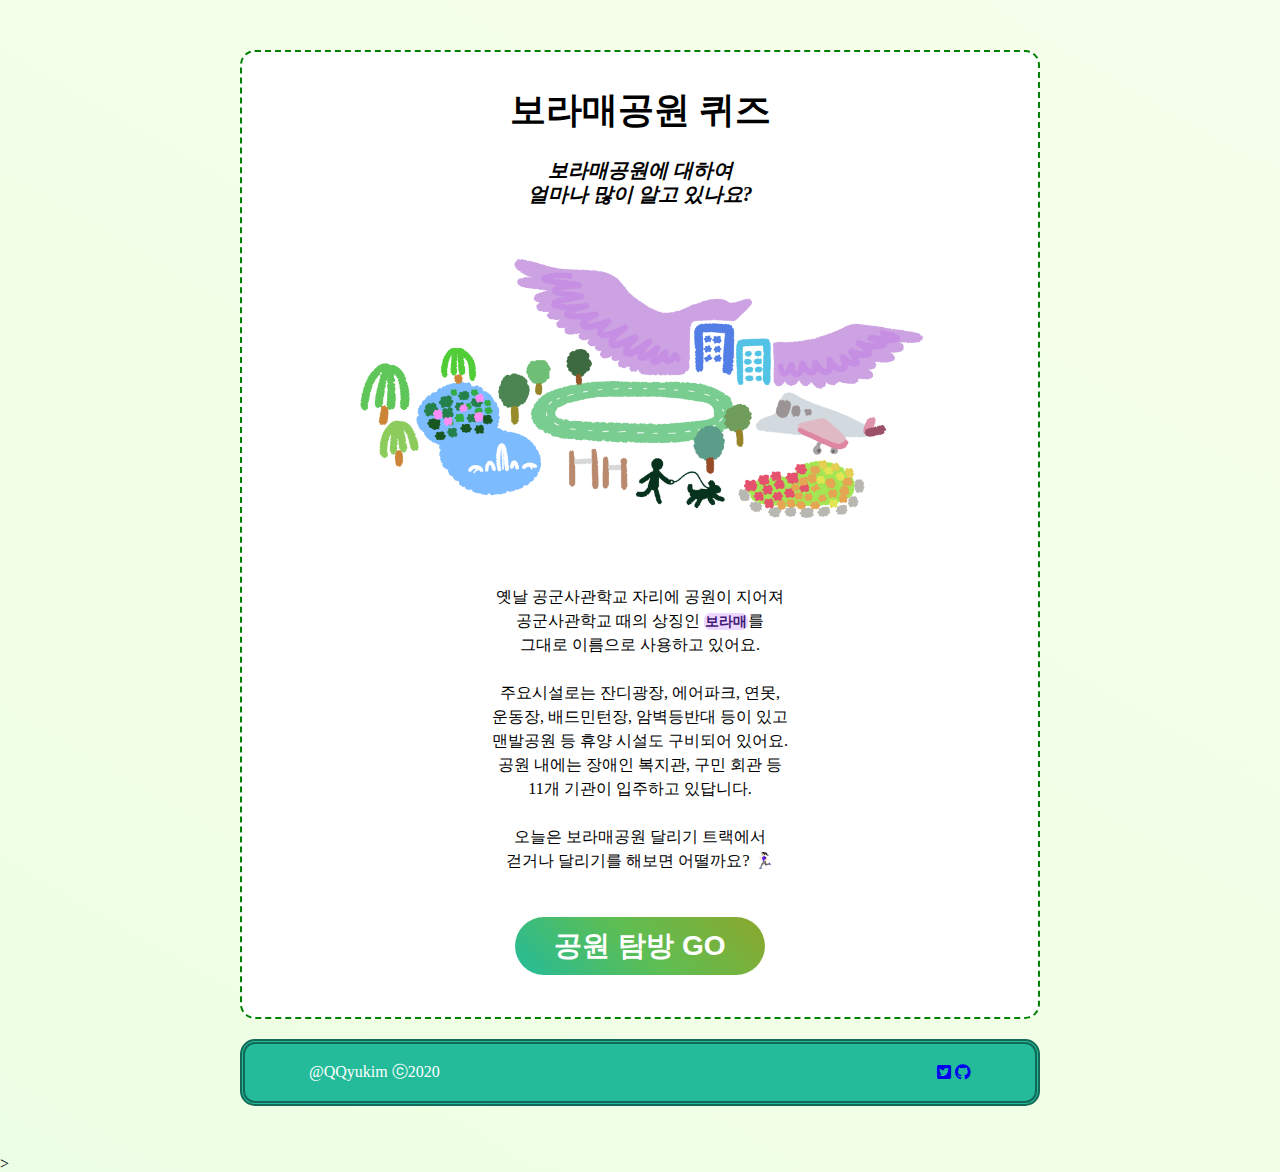
<file: Borame Park Quiz/index.html>
<!DOCTYPE html>
<html lang="ko">

<head>
    <meta charset="UTF-8">
    <meta name="viewport"
        content="width=device-width, initial-scale=1.0 minimum-scale=1.0, maximum-scale=1.0, user-scalable=no, viewport-fit=cover">
    <meta name="author" content="QQyukim">
    <meta name="description" content="보라매공원 정보 관련 퀴즈">
    <meta http-equiv="X-UA-Compatible" content="IE=edge">

    <title>보라매공원 퀴즈</title>

    <!-- favicon 넣기 -->
    <link rel="stylesheet" href="css/reset.css">
    <link rel="stylesheet" href="https://cdnjs.cloudflare.com/ajax/libs/font-awesome/5.15.1/css/all.min.css">
    <link rel="stylesheet" href="css/main.css">
    <link rel="stylesheet" href="css/start.css">
    <link rel="stylesheet" href="css/quiz.css">
    <link rel="stylesheet" href="css/result.css">
</head>

<body onload="resize()">
    <section class="wrap">
        <section class="container">
            <section class="start-page">
                <div class="title-box">
                    <h1 class="main-title">
                        보라매공원 퀴즈
                    </h1>
                    <h2 class="sub-title">
                        보라매공원에 대하여<br>
                        얼마나 많이 알고 있나요?
                    </h2>
                </div>
                <div class="park-img">
                    <img src="images/boramaepark-bg.png" id="boramaepark-bg" width="100%">
                </div>
                <div class="quiz-description">
                    옛날 공군사관학교 자리에 공원이 지어져<br>
                    공군사관학교 때의 상징인 <span class="boramae-word">보라매</span>를<br>
                    그대로 이름으로 사용하고 있어요.<br><br>
                    주요시설로는 잔디광장, 에어파크, 연못,<br>
                    운동장, 배드민턴장, 암벽등반대 등이 있고<br>
                    맨발공원 등 휴양 시설도 구비되어 있어요.<br>
                    공원 내에는 장애인 복지관, 구민 회관 등<br>
                    11개 기관이 입주하고 있답니다.<br><br>

                    오늘은 보라매공원 달리기 트랙에서<br>
                    걷거나 달리기를 해보면 어떨까요? 🏃🏻‍♀️<br>
                </div>
                <div class="start-btn-wrap">
                    <button class="start-btn" onclick="clickStartBtn();">공원 탐방 GO</button>
                </div>
            </section>

            <section class="quiz-page">
                <div class="progress-bar">
                    <div class="progress-status" style="width: 10%;"></div>
                </div>
                <!-- <div class="question">
                    1. 보라매 공원 이름 유래
                </div>
                <div class="answers">
                    a. 어쩌구
                    b. 저쩌구
                    c. 그쩌구
                    d. 짹째구
                </div> -->
            </section>

            <section class="quiz-ctrl">
                <!-- <button id="previous-btn" class="quiz-btn">⬅</button> -->
                <button id="next-btn" class="quiz-btn">➡</button>
                <button id="submit-btn" class="quiz-btn">점수보기</button>
            </section>

            <section class="result-page">
                <h1 class="score">
                    <div style="font-size: 18px; margin-bottom: 15px; font-weight: 400">당신의 점수는...</div>
                    <!-- innerHTML 내용 삽입 -->
                </h1>
                <div class="result-description"></div>
                <section class="result-image"></section>

                <!-- SNS 공유 버튼 -->
                <section class="share-to-sns" style="width: 100%; text-align: center;">
                    <!-- 페이스북 공유 버튼 -->
                    <a href=""
                        onclick="window.open(url_combine_fb, '', 'scrollbars=no, width=600, height=600'); return false;">
                        <div title="페이스북으로 공유하기" class="sharebtn-custom sprite-fb"></div>
                    </a>
                    <!-- 트위터 공유 버튼 -->
                    <a href=""
                        onclick="window.open(url_combine_tw, '', 'scrollbars=no, width=600, height=600'); return false;">
                        <div title="트위터로 공유하기" class="sharebtn-custom sprite-tw"></div>
                    </a>
                    <!-- 카카오 스토리 공유 버튼 -->
                    <a href=""
                        onclick="window.open(url_combine_ks, '', 'scrollbars=no, width=600, height=600'); return false;">
                        <div title="카카오스토리로 공유하기" class="sharebtn-custom sprite-ks"></div>
                    </a>
                    <!-- 밴드 공유 버튼 -->
                    <a href=""
                        onclick="window.open(url_combine_band, '', 'scrollbars=no, width=584, height=635'); return false;">
                        <div title="밴드로 공유하기" class="sharebtn-custom sprite-band"></div>
                    </a>
                </section>
            </section>
        </section>

        <footer class="author-box">
            <div class="madeBy">@QQyukim ⓒ2020</div>
            <div class="sns">
                <a href="https://twitter.com/QQyukim" target="_blank"><i class="fab fa-twitter-square"></i></a>
                <a href="https://github.com/QQyukim" target="_blank"><i class="fab fa-github"></i></a>
            </div>
        </footer>
    </section>>
    <script src="js/quizData.js"></script>
    <script src="js/main.js"></script>

    <!-- SNS 공유용 주소 연결 용 -->
    <script type="text/javascript" async>
        var url_default_ks = "https://story.kakao.com/share?url=";
        var url_default_fb = "https://www.facebook.com/sharer/sharer.php?u=";
        var url_default_tw_txt = "https://twitter.com/intent/tweet?text=";
        var url_default_tw_url = "&url=";
        var url_default_band = "http://band.us/plugin/share?body=";
        // var url_route_band = "&route=";
        var url_this_page = location.href;
        var title_this_page = document.title;
        
        var url_combine_ks = url_default_ks + url_this_page;
        var url_combine_fb = url_default_fb + url_this_page;
        var url_combine_tw = url_default_tw_txt + document.title + url_default_tw_url + url_this_page;
        var url_combine_band = url_default_band + encodeURI(url_this_page) + "%0A" + encodeURI(title_this_page);
    </script>
</body>

</html>

<!-- https://webdoli.tistory.com/270?category=833233 -->
<!-- https://dev-dain.tistory.com/22?category=816329 -->
<!-- https://bssow.tistory.com/116 -->
</file>
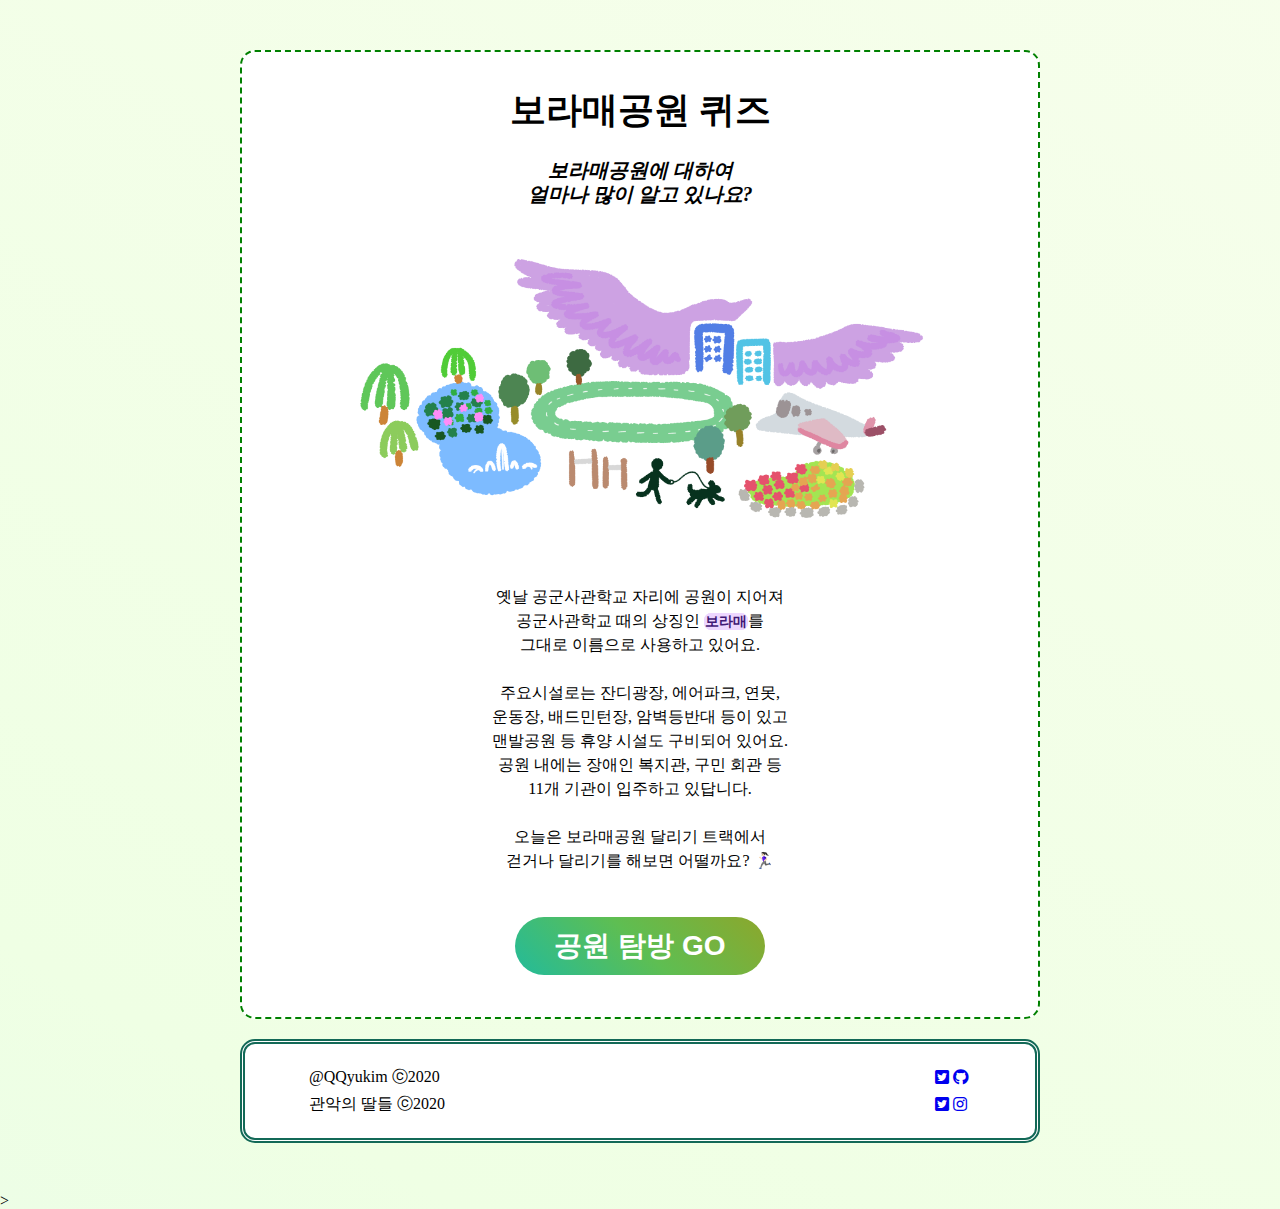
<file: Borame-Park-Quiz/index.html>
<!DOCTYPE html>
<html lang="ko">

<head>
    <meta charset="UTF-8">
    <meta name="viewport"
        content="width=device-width, initial-scale=1.0 minimum-scale=1.0, maximum-scale=1.0, user-scalable=no, viewport-fit=cover">
    <meta name="author" content="QQyukim">
    <meta name="description" content="보라매공원 정보 관련 퀴즈">
    <meta http-equiv="X-UA-Compatible" content="IE=edge">

    <title>보라매공원 퀴즈</title>

    <!-- favicon 넣기 -->
    <link rel="stylesheet" href="css/reset.css">
    <link rel="stylesheet" href="https://cdnjs.cloudflare.com/ajax/libs/font-awesome/5.15.1/css/all.min.css">
    <link rel="stylesheet" href="css/main.css">
    <link rel="stylesheet" href="css/start.css">
    <link rel="stylesheet" href="css/quiz.css">
    <link rel="stylesheet" href="css/result.css">
</head>

<body>
    <section class="wrap">
        <section class="container">
            <section class="start-page">
                <div class="title-box">
                    <h1 class="main-title">
                        보라매공원 퀴즈
                    </h1>
                    <h2 class="sub-title">
                        보라매공원에 대하여<br>
                        얼마나 많이 알고 있나요?
                    </h2>
                </div>
                <div class="park-img">
                    <img src="images/boramaepark-bg.png" id="boramaepark-bg" width="100%">
                </div>
                <div class="quiz-description">
                    옛날 공군사관학교 자리에 공원이 지어져<br>
                    공군사관학교 때의 상징인 <span class="boramae-word">보라매</span>를<br>
                    그대로 이름으로 사용하고 있어요.<br><br>
                    주요시설로는 잔디광장, 에어파크, 연못,<br>
                    운동장, 배드민턴장, 암벽등반대 등이 있고<br>
                    맨발공원 등 휴양 시설도 구비되어 있어요.<br>
                    공원 내에는 장애인 복지관, 구민 회관 등<br>
                    11개 기관이 입주하고 있답니다.<br><br>

                    오늘은 보라매공원 달리기 트랙에서<br>
                    걷거나 달리기를 해보면 어떨까요? 🏃🏻‍♀️<br>
                </div>
                <div class="start-btn-wrap">
                    <button class="start-btn" onclick="clickStartBtn();">공원 탐방 GO</button>
                </div>
            </section>

            <section class="quiz-page">
                <div class="progress-bar">
                    <div class="progress-status" style="width: 10%;"></div>
                </div>
                <!-- <div class="question">
                    1. 보라매 공원 이름 유래
                </div>
                <div class="answers">
                    a. 어쩌구
                    b. 저쩌구
                    c. 그쩌구
                    d. 짹째구
                </div> -->
            </section>

            <section class="quiz-ctrl">
                <!-- <button id="previous-btn" class="quiz-btn">⬅</button> -->
                <button id="next-btn" class="quiz-btn">➡</button>
                <button id="submit-btn" class="quiz-btn">점수보기</button>
            </section>

            <section class="result-page">
                <h1 class="score">
                    <div style="font-size: 18px; margin-bottom: 15px; font-weight: 400">당신의 점수는...</div>
                    <!-- innerHTML 내용 삽입 -->
                </h1>
                <div class="result-description"></div>
                <section class="result-image"></section>

                <!-- SNS 공유 버튼 -->
                <section class="share-to-sns">
                    <p>📢 공유하기 📣</p>
                    <!-- 페이스북 공유 버튼 -->
                    <a href=""
                        onclick="window.open(url_combine_fb, '', 'scrollbars=no, width=600, height=600'); return false;">
                        <div title="페이스북으로 공유하기" class="sharebtn-custom sprite-fb"></div>
                    </a>
                    <!-- 트위터 공유 버튼 -->
                    <a href=""
                        onclick="window.open(url_combine_tw, '', 'scrollbars=no, width=600, height=600'); return false;">
                        <div title="트위터로 공유하기" class="sharebtn-custom sprite-tw"></div>
                    </a>
                    <!-- 카카오 스토리 공유 버튼 -->
                    <a href=""
                        onclick="window.open(url_combine_ks, '', 'scrollbars=no, width=600, height=600'); return false;">
                        <div title="카카오스토리로 공유하기" class="sharebtn-custom sprite-ks"></div>
                    </a>
                    <!-- 밴드 공유 버튼 -->
                    <a href=""
                        onclick="window.open(url_combine_band, '', 'scrollbars=no, width=584, height=635'); return false;">
                        <div title="밴드로 공유하기" class="sharebtn-custom sprite-band"></div>
                    </a>
                </section>
            </section>
        </section>

        <footer class="author-box">
            <div class="authors">
                <div class="madeBy">@QQyukim ⓒ2020</div>
                <div class="sns">
                    <a href="https://twitter.com/QQyukim" target="_blank"><i class="fab fa-twitter-square"></i></a>
                    <a href="https://github.com/QQyukim" target="_blank"><i class="fab fa-github"></i></a>
                </div>
            </div>
            <div class="authors"> 
                <div class="madeBy">관악의 딸들 ⓒ2020</div>
                <div class="sns">
                    <a href="https://twitter.com/gwanakdaughters" target="_blank"><i class="fab fa-twitter-square"></i></a>
                    <a href="https://www.instagram.com/gwanak_daughters/" target="_blank"><i class="fab fa-instagram"></i></a>
                </div>
            </div>
        </footer>
    </section>>

    <script src="js/quizData.js"></script>
    <script src="js/main.js"></script>
    <!-- SNS 공유용 주소 연결 용 -->
    <script type="text/javascript" async>
        const url_default_ks = "https://story.kakao.com/share?url=";
        const url_default_fb = "https://www.facebook.com/sharer/sharer.php?u=";
        const url_default_tw_txt = "https://twitter.com/intent/tweet?text=";
        const url_default_tw_url = "&url=";
        const url_default_band = "http://band.us/plugin/share?body=";
        const url_this_page = location.href;
        const title_this_page = document.title;

        let url_combine_ks = url_default_ks + url_this_page;
        let url_combine_fb = url_default_fb + url_this_page;
        let url_combine_tw = url_default_tw_txt + document.title + url_default_tw_url + url_this_page;
        let url_combine_band = url_default_band + encodeURI(url_this_page) + "%0A" + encodeURI(title_this_page);
    </script>
</body>

</html>

<!-- https://webdoli.tistory.com/270?category=833233 -->
<!-- https://dev-dain.tistory.com/22?category=816329 -->
<!-- https://bssow.tistory.com/116 -->
</file>
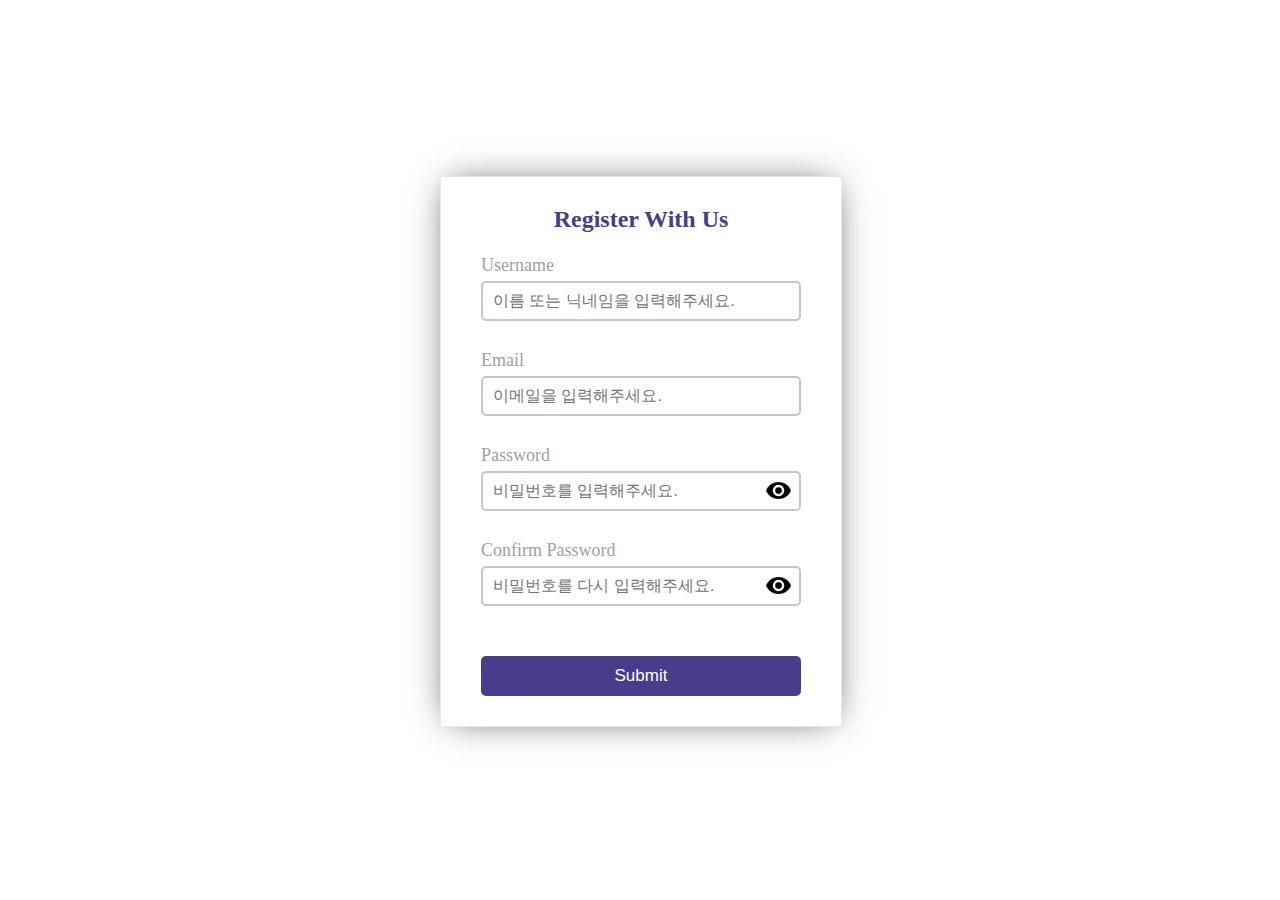
<file: Form Validator/index.html>
<!DOCTYPE html>
<html lang="en">

<head>
    <meta charset='utf-8'>
    <title>Form Validator</title>
    <meta name='viewport' content='width=device-width, initial-scale=1'>
    
    <link rel='stylesheet' type='text/css' href='reset.css'>
    <link rel='stylesheet' type='text/css' href='style.css'>
</head>

<body onload="resize()">
    <section class="container">
        <section class="inner">
            <header id="main_title">Register With Us</header>

            <section class="user_info">
                <div class="title m_text">Username</div>
                <input type="text" onkeyup="pressEnter();" placeholder="이름 또는 닉네임을 입력해주세요." id="name_field" class="input_field" />
                <div class="noti">2글자 이상 입력해주세요 (한글은 자모음 혼합)</div>
            </section>

            <section class="user_info">
                <div class="title m_text">Email</div>
                <input type="email" onkeyup="pressEnter();" placeholder="이메일을 입력해주세요." id="email_field" class="input_field" />
                <div class="noti">이메일 형식에 맞게 입력해주세요. (ex) abc@gmail.com</div>
            </section>
            
            <section class="user_info">
                <div class="title m_text">Password</div>
                <img class="eyePw" src="img/visibility.png" alt="visibility" onclick="seePwThroughEyeIcon(document.querySelector('.eyePw'));"/>
                <input type="password" onkeyup="pressEnter();" placeholder="비밀번호를 입력해주세요." id="pw_field" class="input_field" />
                <div class="noti">최소 8 자, 영어 대/소문자, 숫자, 특수문자로 구성해주세요.</div>
            </section>
            
            <section class="user_info">
                <div class="title m_text">Confirm Password</div>
                <img class="eyeConfirmPw" src="img/visibility.png" alt="visibility" onclick="seePwThroughEyeIcon(document.querySelector('.eyeConfirmPw'));"/>
                <input type="password" onkeyup="pressEnter();" placeholder="비밀번호를 다시 입력해주세요." id="confirmPw_field" class="input_field" />
                <div class="noti">위 비밀번호와 다릅니다.</div>
            </section>

            <button type="button" class="button" onclick="submitForm();">
                Submit
            </button>
        </section>
    </section>

    <script src='main.js'></script>
</body>

</html>
</file>
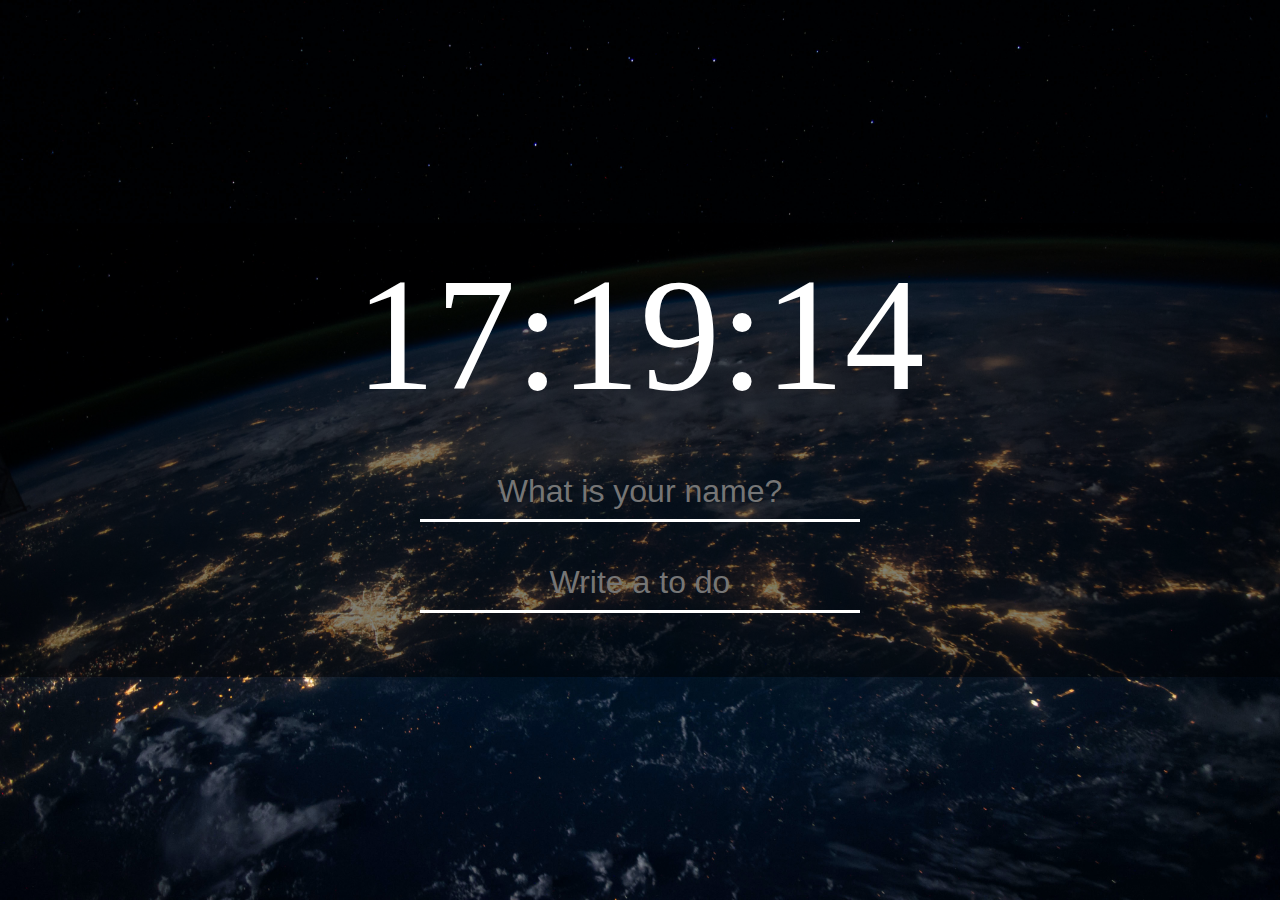
<file: NomadCoder-ChromeApp/index.html>
<!DOCTYPE html>
<html>

<head>
    <title>Nomad Coder Chrome App</title>
    <meta charset="utf-8" />
    <link rel="stylesheet" href="css/reset.css" />
    <link rel="stylesheet" href="css/style.css" />
</head>

<body>
    <section class="container">
        <section>
            <!-- 시계 -->
            <h1 class="js-clock">
                00:00:00
            </h1>
    
            <!-- 날씨, 위치 -->
            <div class="js-weather"></div>
    
            <!-- <form>: Enter 키 누르면 submit되는 기능 포함되어 있음 -->
            <form class="js-form-greeting">
                <input type="text" placeholder="What is your name?" />
            </form>
            <h2 class="js-greetings off"></h2>
        </section>
        <!-- To Do 입력창 -->
        <section class="js-toDo">
            <form class="js-toDoForm">
                <input type="text" placeholder="Write a to do" />
            </form>
            <!-- To Do List -->
            <ul class="js-toDoList"></ul>
        </section>
    </section>

    <script src="js/main.js"></script>
    <script src="js/clock.js"></script>
    <script src="js/greetings.js"></script>
    <script src="js/todo.js"></script>
    <script src="js/bg.js"></script>
    <script src="js/weather.js"></script>
</body>

</html>
</file>
<file: Borame Park Quiz/css/main.css>
body {
    background: linear-gradient(30deg, #cff0ff, #efffe4, #fffdf4);
    background-size: 400% 400%;
	animation: gradient 5s ease infinite;
}

@keyframes gradient {
	0% {
		background-position: 0% 50%;
	}
	50% {
		background-position: 100% 50%;
	}
	100% {
		background-position: 0% 50%;
	}
}

.wrap {
    position: relative;
    overflow: hidden;
    margin: 50px 0;
    width: 100%;
    max-width: 100%;
    min-height: 100%;
}

.container {
    display: none;
    box-sizing: border-box;
    margin: 0 auto;
    padding-top: 20px;
    padding-bottom: 20px;
    padding-left: 7.5%;
    padding-right: 7.5%;
    border-radius: 15px;
    border: 2px dashed green;
    background-color: white;
}

.author-box {
    display: none;
    justify-content: space-between;
    box-sizing: border-box;
    margin: 20px auto 0px;
    padding-top: 20px;
    padding-bottom: 20px;
    padding-left: 5%;
    padding-right: 5%;
    border-radius: 15px;
    border: 5px double #136957;
    background-color: #23bb9a;
    color: #ffffff;
}
</file>
<file: Borame Park Quiz/css/start.css>
.start-page {
    display: none;
    padding-bottom: 100px;
}

.main-title {
    font-size: 36px;
    font-weight: bold;
    text-align: center;
    padding: 20px 0;
}

.sub-title {
    text-align: center;
    line-height: 1.2;
    font-weight: bold;
    font-size: 20px;
    padding: 10px 0px;
    font-style: italic;
}

.park-img {
    padding: 20px 0;
}

.quiz-description {
    text-align: center;
    line-height: 1.5;
    font-size: 14px;
    padding: 24px 0;
}

.quiz-description .boramae-word {
    background-color: rgb(237, 214, 255);
    color: rgb(64, 24, 116);
    border: 1px solid rgb(237, 214, 255);
    border-radius: 7px;
    font-size: 14px;
    font-weight: 600;
}

.start-btn-wrap {
    /* 중앙 정렬 */
    position: absolute;
    width: 200px;
    left: 50%;
    margin-left: -100px;
    margin-top: 20px;
}

.start-btn {
    box-sizing: border-box;
    width: 100%;
    line-height: 45px;
    border-radius: 50px;
    border: none;
    text-align: center;
    background: linear-gradient(45deg, #23bb9a, #5ebe52, #8ca72c);
    color: #fff;
    font-weight: bold;
    font-size: 20px;
    cursor: pointer;
}

.start-btn:hover {
    background: linear-gradient(45deg, #925292, #9368a7, #8976ad);
}


@media all and (min-width: 768px) {
    /* #boramaepark-bg {
        width: 50%;
    } */

    .quiz-description {
        font-size: 15px;
    }

    .quiz-description .borame-word {
        font-size: 15px;
    }

    .start-btn-wrap {
        width: 220px;
        margin-left: -110px;
    }

    .start-btn {
        line-height: 50px;
        font-size: 25px;
    }
}

@media all and (min-width: 1024px) {    
    .quiz-description {
        font-size: 16px;
    }

    .quiz-description .borame-word {
        font-size: 16px;
    }

    .start-btn-wrap {
        width: 250px;
        margin-left: -125px;
    }

    .start-btn {
        line-height: 56px;
        font-size: 28px;
    }
}
</file>
<file: Borame Park Quiz/css/quiz.css>
.quiz-page {
    display: none;
}

/* https://css-tricks.com/html5-progress-element/ */

.progress-bar {
    width: 100%;
    height: 25px;
    margin: 25px 0;

    background-color: rgb(248, 248, 248);
    border-radius: 10px;
    box-shadow: 0 2px 5px rgba(0, 0, 0, 0.2) inset;
}

.progress-status {
    height: 100%;
    background-image:
        -webkit-linear-gradient(left, rgb(255, 238, 0), rgb(141, 226, 61));

    border-radius: 10px;
    background-size: 100% 100%, 100% 100%;
}

.slide {
    width: 100%;
    z-index: 1;
    opacity: 0;
    transition: opacity 0.5s;
    display: none;
}

.on {
    display: block;
    opacity: 1;
    z-index: 2;
}

.question {
    font-weight: bold;
    font-size: 18px;
    line-height: 1.25;
    margin-top: 5%;
}

.answer {
    font-size: 17px;
    margin: 7% 0;
}

.answer input[type=radio] {
    display: none;
}

.answer input[type=radio]:checked+.eachAnswer {
    background: #a5e4c1;
    /* font-weight: bold; */
}

.eachAnswer {
    padding: 20px;
    cursor: pointer;
    border-radius: 10px;
    border-top: 3px dotted #a5e4c1;
    border-left: 3px dotted #a5e4c1;
    border-bottom: 3px dotted #0c7745;
    border-right: 3px dotted #2e8d5e;
}

/* .eachAnswer:hover {
    background: #fffeca;
} */

.quiz-ctrl {
    display: none;
}

.quiz-ctrl:after {
    /* 부모 요소가 자식 요소를 반영하게*/
    content: "";
    clear: both;
    display: block;
}

.quiz-btn {
    display: block;
    font-size: 18px;
    padding: 5px 10px;
    margin-bottom: 5%;
    background-color: #d7f59c;
    border-radius: 10px;
    border-right: none;
    border-bottom: 4px solid #66bb66;
    border-left: none;
    border-top: none;
    cursor: pointer;
}

#previous-btn {
    float: left;
}

#next-btn {
    float: right;
}

#submit-btn {
    float: right;
    font-weight: bold;
}

@media all and (min-width: 768px) {
    .question {
        font-size: 19px;
        /* rem, em : 코드 양을 줄일 수 있음 */
    }

    .answer {
        font-size: 18px;
    }

    .quiz-btn {
        font-size: 19px;
    }
}

@media all and (min-width: 1024px) {
    .question {
        font-size: 20px;
    }

    .answer {
        font-size: 19px;
    }

    .quiz-btn {
        font-size: 20px;
    }
}
</file>
<file: Borame Park Quiz/css/result.css>
.result-page {
    display: none;
    text-align: center;
    position: relative;
}

.score {
    padding: 20px;
}

.score .scoreNum {
    font-size: 48px;
    font-weight: bold;
}

.result-description {
    margin-top: 20px;
    padding: 20px 20px;
    height: 40px;
    display: flex;
    justify-content: center;
    align-items: center;
    line-height: 20px;
    border-radius: 10px;
    font-weight: 400;
    background: #fff09e;
    box-shadow: 0 4px #f1bd00;
}

.result-page .result-description::after {
    content: "";
    position: absolute;
    top: 225px;
    left: 185px;
    width: 0;
    height: 0;
    border-left: 10px solid transparent;
    border-right: 10px solid transparent;
    border-top: 20px solid #f1bd00;
}

.result-image {
    margin: 30px 0;
}

.share-to-sns > a {
    text-decoration: none;
}

.sharebtn-custom {
    display: inline-block;
    width: 43px;
    height: 43px;
    margin: 0 3px;
}

.sprite-fb {
	background: url('../images/sns-icon-small.png') no-repeat -113px -14px;
}

.sprite-tw {
	background: url('../images/sns-icon-small.png') no-repeat -163px -13px;
}

.sprite-ks {
    background: url('../images/sns-icon-small.png') no-repeat -63px -13px;;
}

.sprite-band {
	background: url('../images/sns-icon-small.png') no-repeat -88px -61px;
}

@media all and (min-width: 768px) {
    .result-description {
        font-size: 17px;
    }
}

@media all and (min-width: 1024px) {
    .result-description {
        font-size: 18px;
    }
}
</file>
<file: Borame-Park-Quiz/css/main.css>
body {
    background: linear-gradient(30deg, #cff0ff, #efffe4, #fffdf4);
    background-size: 400% 400%;
	animation: gradient 5s ease infinite;
}

@keyframes gradient {
	0% {
		background-position: 0% 50%;
	}
	50% {
		background-position: 100% 50%;
	}
	100% {
		background-position: 0% 50%;
	}
}

.wrap {
    position: relative;
    overflow: hidden;
    margin: 50px 0;
    width: 100%;
    max-width: 100%;
    min-height: 100%;
}

.container {
    display: none;
    box-sizing: border-box;
    margin: 0 auto;
    padding-top: 20px;
    padding-bottom: 20px;
    padding-left: 7.5%;
    padding-right: 7.5%;
    border-radius: 15px;
    border: 2px dashed green;
    background-color: white;
}

.author-box {
    display: none;
    justify-content: space-between;
    box-sizing: border-box;
    margin: 20px auto 0px;
    padding-top: 20px;
    padding-bottom: 20px;
    padding-left: 5%;
    padding-right: 5%;
    border-radius: 15px;
    border: 5px double #136957;
    background-color: #ffffff;
}

.author-box > .authors {
    display: flex;
    justify-content: space-between;
    padding: 5px 0;
}

.author-box .sns {
    width: 36px;
}
</file>
<file: Borame-Park-Quiz/css/start.css>
.start-page {
    display: none;
    padding-bottom: 100px;
}

.main-title {
    font-size: 36px;
    font-weight: bold;
    text-align: center;
    padding: 20px 0;
}

.sub-title {
    text-align: center;
    line-height: 1.2;
    font-weight: bold;
    font-size: 20px;
    padding: 10px 0px;
    font-style: italic;
}

.park-img {
    padding: 20px 0;
}

.quiz-description {
    text-align: center;
    line-height: 1.5;
    font-size: 14px;
    padding: 24px 0;
}

.quiz-description .boramae-word {
    background-color: rgb(237, 214, 255);
    color: rgb(64, 24, 116);
    border: 1px solid rgb(237, 214, 255);
    border-radius: 7px;
    font-size: 14px;
    font-weight: 600;
}

.start-btn-wrap {
    /* 중앙 정렬 */
    position: absolute;
    width: 200px;
    left: 50%;
    margin-left: -100px;
    margin-top: 20px;
}

.start-btn {
    box-sizing: border-box;
    width: 100%;
    line-height: 45px;
    border-radius: 50px;
    border: none;
    text-align: center;
    background: linear-gradient(45deg, #23bb9a, #5ebe52, #8ca72c);
    color: #fff;
    font-weight: bold;
    font-size: 20px;
    cursor: pointer;
}

.start-btn:hover {
    background: linear-gradient(45deg, #925292, #9368a7, #8976ad);
}


@media all and (min-width: 768px) {
    /* #boramaepark-bg {
        width: 50%;
    } */

    .quiz-description {
        font-size: 15px;
    }

    .quiz-description .borame-word {
        font-size: 15px;
    }

    .start-btn-wrap {
        width: 220px;
        margin-left: -110px;
    }

    .start-btn {
        line-height: 50px;
        font-size: 25px;
    }
}

@media all and (min-width: 1024px) {    
    .quiz-description {
        font-size: 16px;
    }

    .quiz-description .borame-word {
        font-size: 16px;
    }

    .start-btn-wrap {
        width: 250px;
        margin-left: -125px;
    }

    .start-btn {
        line-height: 56px;
        font-size: 28px;
    }
}
</file>
<file: Borame-Park-Quiz/css/quiz.css>
.quiz-page {
    display: none;
}

/* https://css-tricks.com/html5-progress-element/ */

.progress-bar {
    width: 100%;
    height: 25px;
    margin: 25px 0;

    background-color: rgb(248, 248, 248);
    border-radius: 10px;
    box-shadow: 0 2px 5px rgba(0, 0, 0, 0.2) inset;
}

.progress-status {
    height: 100%;
    background-image:
        -webkit-linear-gradient(left, rgb(255, 238, 0), rgb(141, 226, 61));

    border-radius: 10px;
    background-size: 100% 100%, 100% 100%;
}

.slide {
    width: 100%;
    z-index: 1;
    opacity: 0;
    transition: opacity 0.5s;
    display: none;
}

.on {
    display: block;
    opacity: 1;
    z-index: 2;
}

.question {
    font-weight: bold;
    font-size: 18px;
    line-height: 1.25;
    margin-top: 5%;
}

.answer {
    font-size: 17px;
    margin: 7% 0;
}

.answer input[type=radio] {
    display: none;
}

.answer input[type=radio]:checked+.eachAnswer {
    background: #a5e4c1;
    /* font-weight: bold; */
}

.eachAnswer {
    padding: 20px;
    cursor: pointer;
    border-radius: 10px;
    border-top: 3px dotted #a5e4c1;
    border-left: 3px dotted #a5e4c1;
    border-bottom: 3px dotted #0c7745;
    border-right: 3px dotted #2e8d5e;
}

/* .eachAnswer:hover {
    background: #fffeca;
} */

.quiz-ctrl {
    display: none;
}

.quiz-ctrl:after {
    /* 부모 요소가 자식 요소를 반영하게*/
    content: "";
    clear: both;
    display: block;
}

.quiz-btn {
    display: block;
    font-size: 18px;
    padding: 5px 10px;
    margin-bottom: 5%;
    background-color: #d7f59c;
    border-radius: 10px;
    border-right: none;
    border-bottom: 4px solid #66bb66;
    border-left: none;
    border-top: none;
    cursor: pointer;
}

#previous-btn {
    float: left;
}

#next-btn {
    float: right;
}

#submit-btn {
    float: right;
    font-weight: bold;
}

@media all and (min-width: 768px) {
    .question {
        font-size: 19px;
        /* rem, em : 코드 양을 줄일 수 있음 */
    }

    .answer {
        font-size: 18px;
    }

    .quiz-btn {
        font-size: 19px;
    }
}

@media all and (min-width: 1024px) {
    .question {
        font-size: 20px;
    }

    .answer {
        font-size: 19px;
    }

    .quiz-btn {
        font-size: 20px;
    }
}
</file>
<file: Borame-Park-Quiz/css/result.css>
.result-page {
    display: none;
    text-align: center;
    position: relative;
}

.score {
    padding: 20px;
}

.score .scoreNum {
    font-size: 48px;
    font-weight: bold;
}

.result-description {
    margin-top: 20px;
    padding: 20px 20px;
    height: 40px;
    display: flex;
    justify-content: center;
    align-items: center;
    line-height: 20px;
    border-radius: 10px;
    font-weight: 400;
    background: #fff09e;
    box-shadow: 0 4px #f1bd00;
}

.result-page .result-description::after {
    content: "";
    position: absolute;
    top: 225px;
    left: 185px;
    width: 0;
    height: 0;
    border-left: 10px solid transparent;
    border-right: 10px solid transparent;
    border-top: 20px solid #f1bd00;
}

.result-image {
    margin: 30px 0;
}

.share-to-sns {
    width: 100%;
    text-align: center;
    padding: 20px 0;
}

.share-to-sns > p {
    padding-bottom: 20px;
    font-weight: bold;
}

.share-to-sns > a {
    text-decoration: none;
}

.sharebtn-custom {
    display: inline-block;
    width: 43px;
    height: 43px;
    margin: 0 3px;
}

.sprite-fb {
	background: url('../images/sns-icon-small.png') no-repeat -113px -14px;
}

.sprite-tw {
	background: url('../images/sns-icon-small.png') no-repeat -163px -13px;
}

.sprite-ks {
    background: url('../images/sns-icon-small.png') no-repeat -63px -13px;;
}

.sprite-band {
	background: url('../images/sns-icon-small.png') no-repeat -88px -61px;
}

@media all and (min-width: 768px) {
    .result-description {
        font-size: 17px;
    }
}

@media all and (min-width: 1024px) {
    .result-description {
        font-size: 18px;
    }
}
</file>
<file: Form Validator/style.css>
.container {
    width: 400px;
    display: none;
    border: 1px solid rgba(0,0,0,0.09);
    border-radius: 3px;
    box-shadow: 0px 0px 35px -10px rgba(0,0,0,0.75);
}

.inner {
    padding: 30px 40px;
}

#main_title {
    font-size: 24px;
    font-weight: bold;
    margin-bottom: 25px;
    text-align: center;
    color: darkslateblue;
}

.user_info {
    margin-bottom: 30px;
    position: relative;
}

.user_info .title {
    margin-bottom: 7px;
}

.user_info img {
    position: absolute;
    display: block;
    right: 10px;
    top: 32px;
    width: 25px;
    cursor: pointer;
}

.m_text {
    font-size: 18px;
    color: #a1a1a1;
}

.input_field {
    width: 100%;
    box-sizing: border-box;
    height: 40px;
    outline: none;
    border: 2px solid #c7c7c7;
    border-radius: 5px;
    padding: 10px;
    font-size: 16px;

}

.input_field.alert {
    border: 2px solid #D34343;
}

.input_field.correct {
    border: 2px solid #22B52C;
}

.noti {
    display: none;
    font-size: 12px;
    color: #D34343;
    margin-top: 5px;
    position: absolute;
}

.button {
    width: 100%;
    height: 40px;
    font-size: 17px;
    color: #ffffff;
    background-color: darkslateblue;
    border-radius: 5px;
    border: none;
    margin-top: 20px;
}
</file>
<file: NomadCoder-ChromeApp/css/style.css>
body {
    background-color: #2c3e50;
    text-align: center;
    color: #ffffff;
}

.container {
    display: none;
    background-color: rgba(0, 0, 0, .5);
    padding: 2rem;
}

h1 {
    font-size: 10rem;
}

h2 {
    font-size: 2rem;
}

input {
    background: transparent;
    border-top: none;
    border-left: none;
    border-right: none;
    border-bottom: 3px solid #ffffff;
    outline: none;
    font-size: 2rem;
    text-align: center;
    padding: 0.3em;
}

.btn {
    cursor: pointer
}

.off {
    display: none;
}

@keyframes fadeIn {
    from {
        opacity: 0;
    }

    to {
        opacity: 1;
    }
}

form {
    margin: 2rem 0;
}

.js-toDoList {
    font-size: 1.3rem;
}

.js-toDoList > li {
    /* text-align: left; */
    margin: 0.5rem;
}

.js-weather {
    font-size: 1.5rem;
    margin: 2rem 0 3rem 0;
}

.bgImage {
    position: absolute;
    top: 0;
    left: 0;
    width: 100%;
    height: 100%;
    z-index: -1;
    animation: fadeIn 1s linear;
}
</file>
